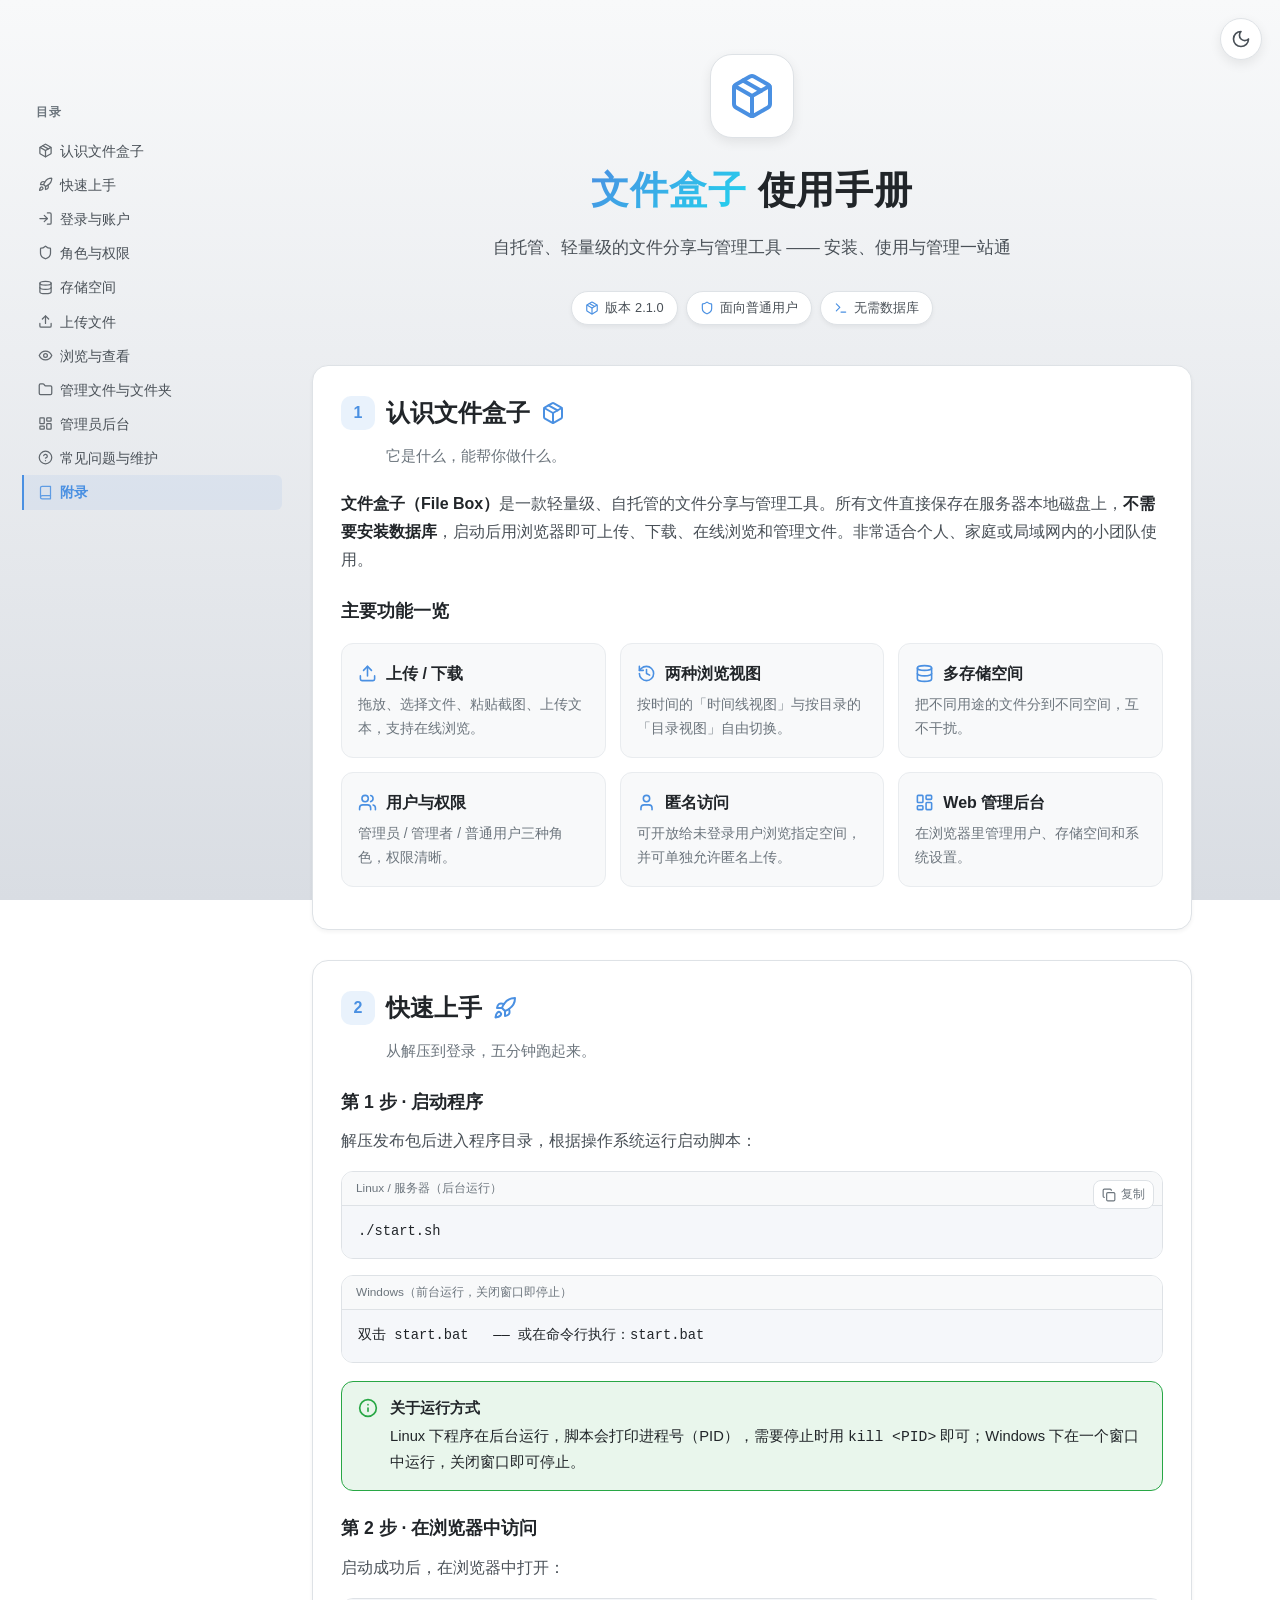
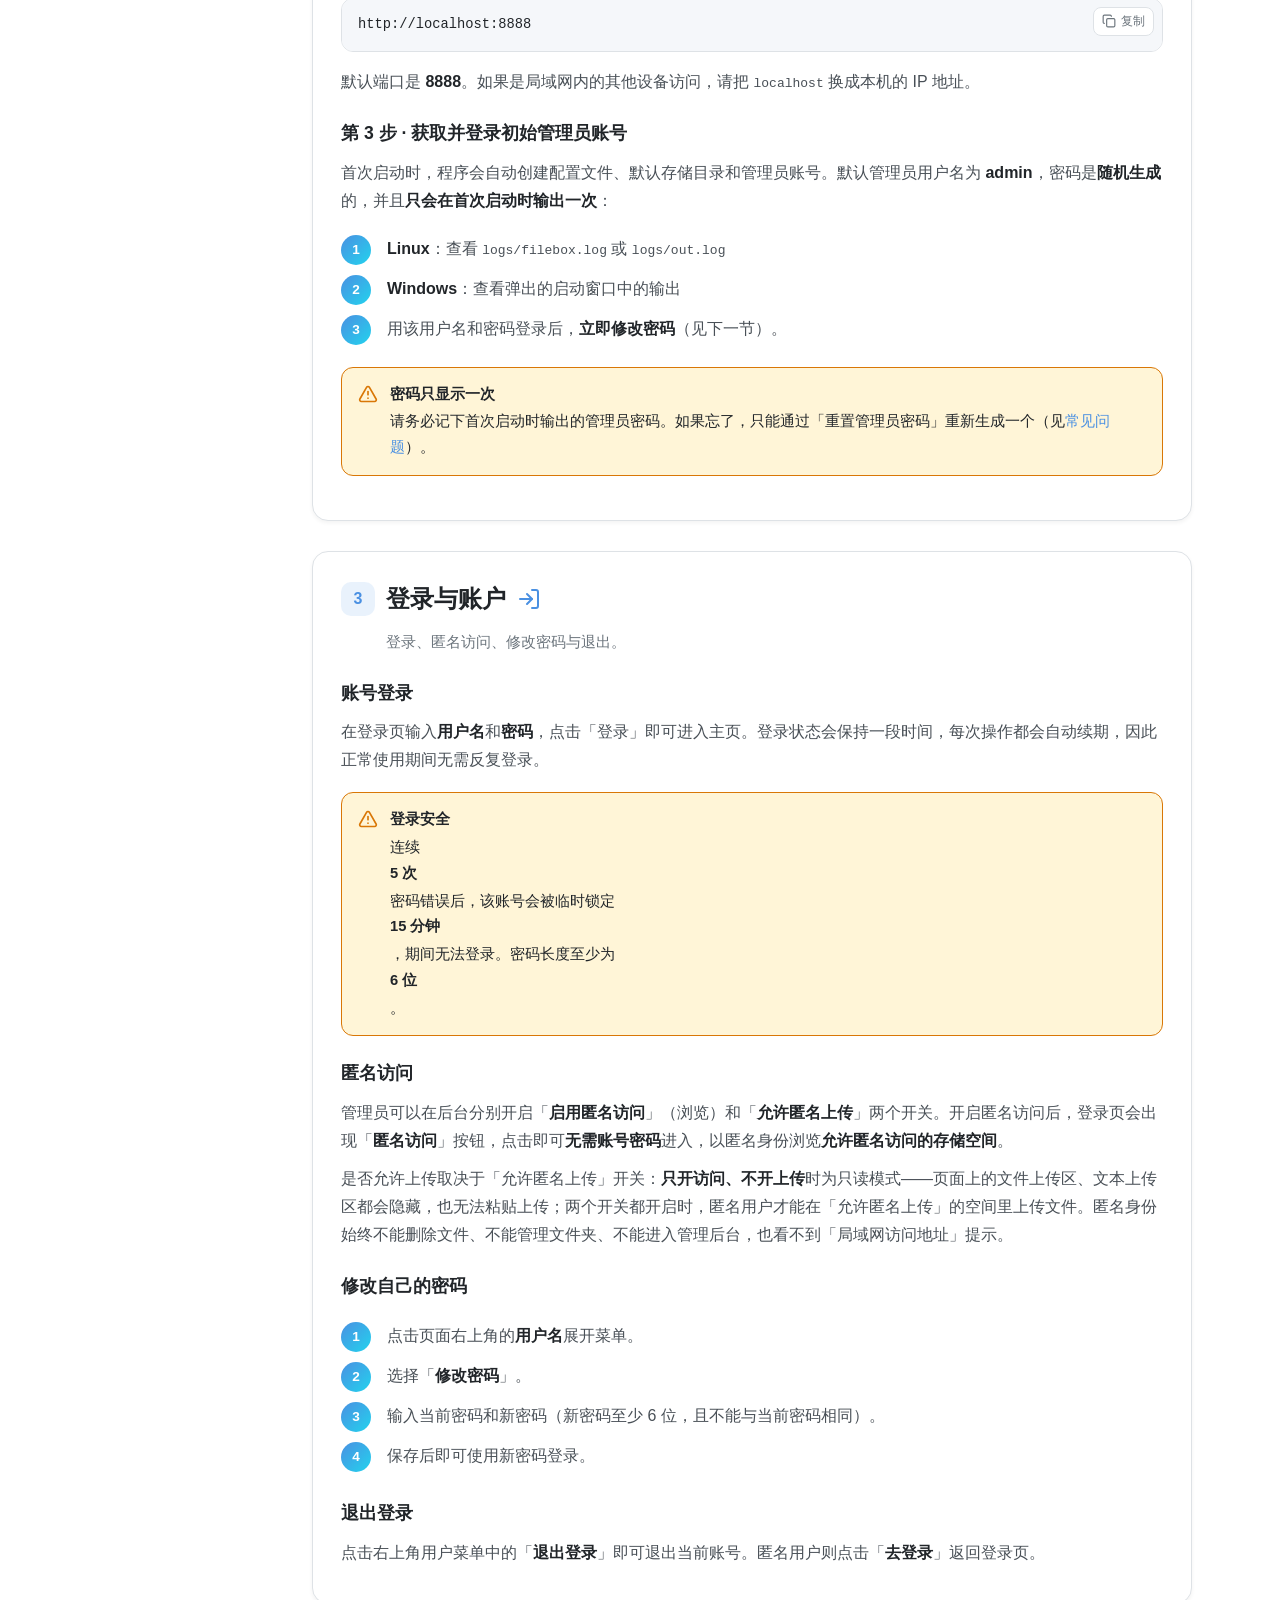
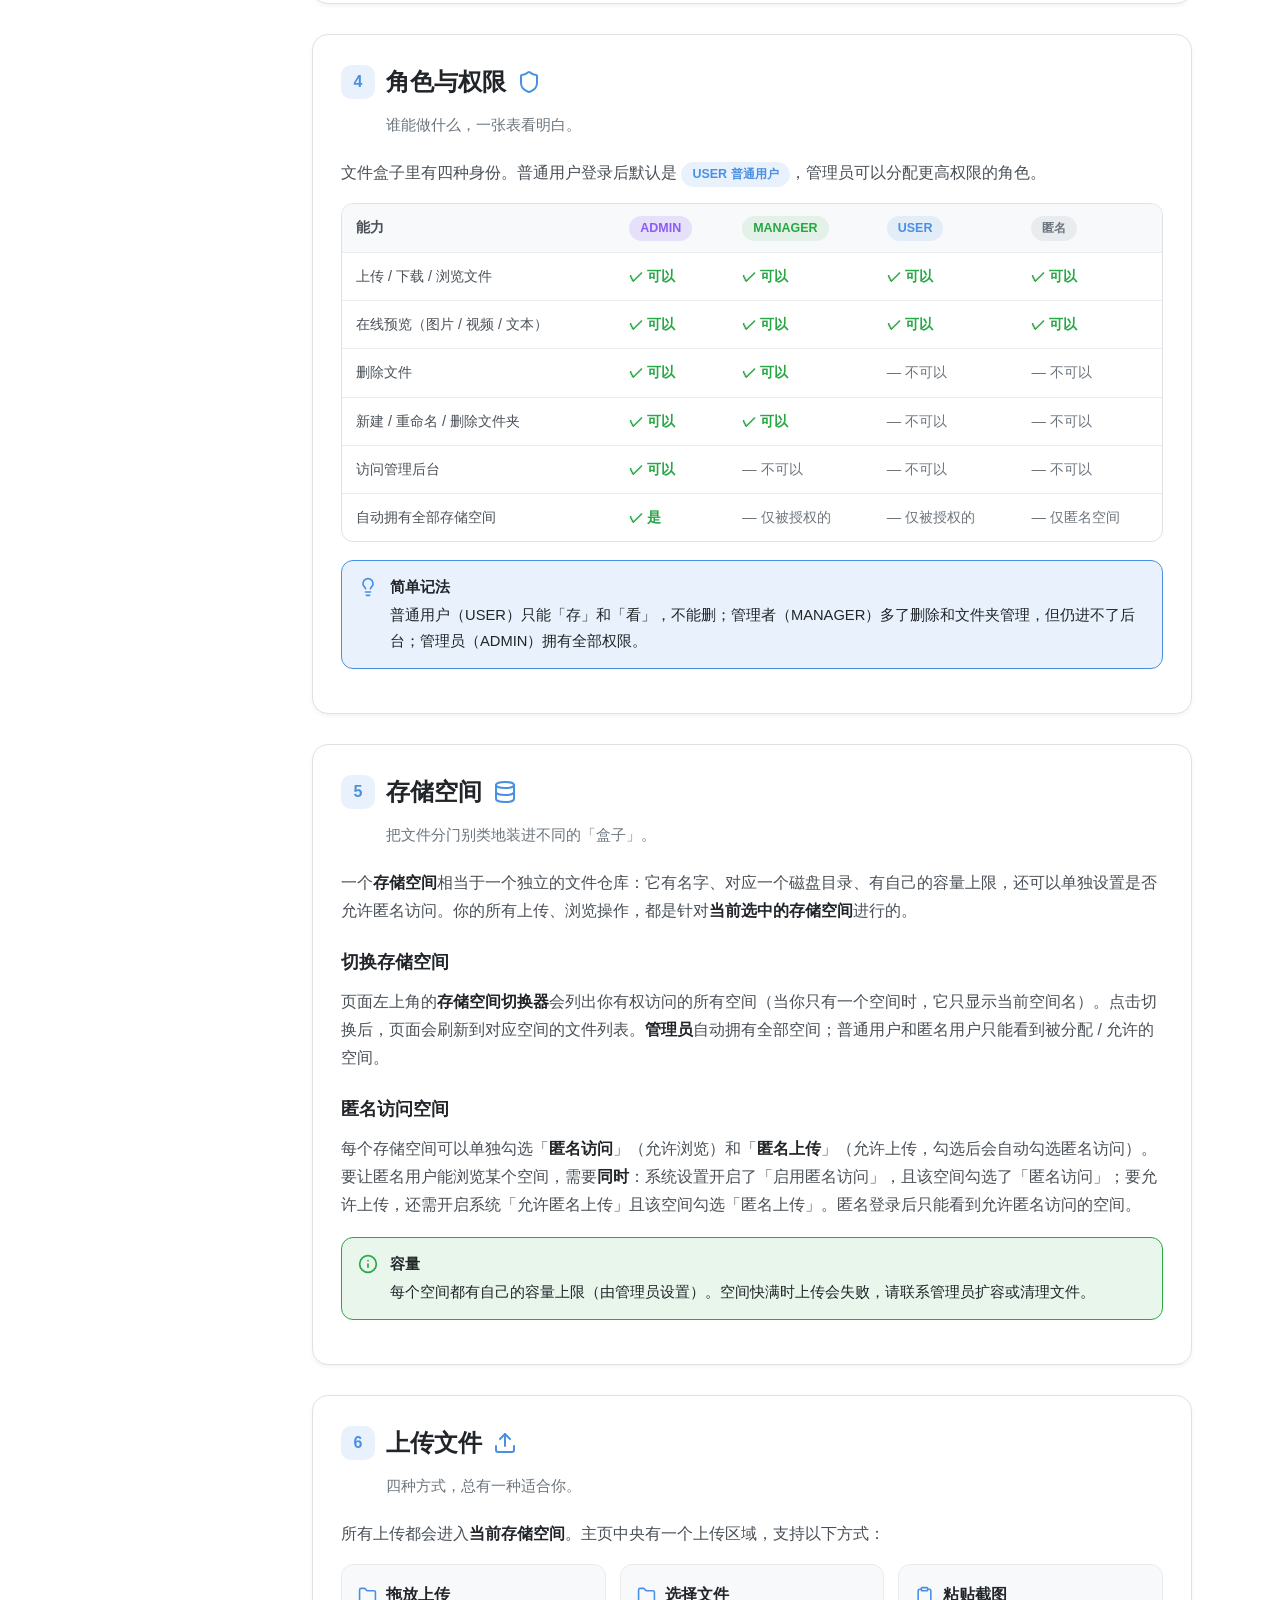
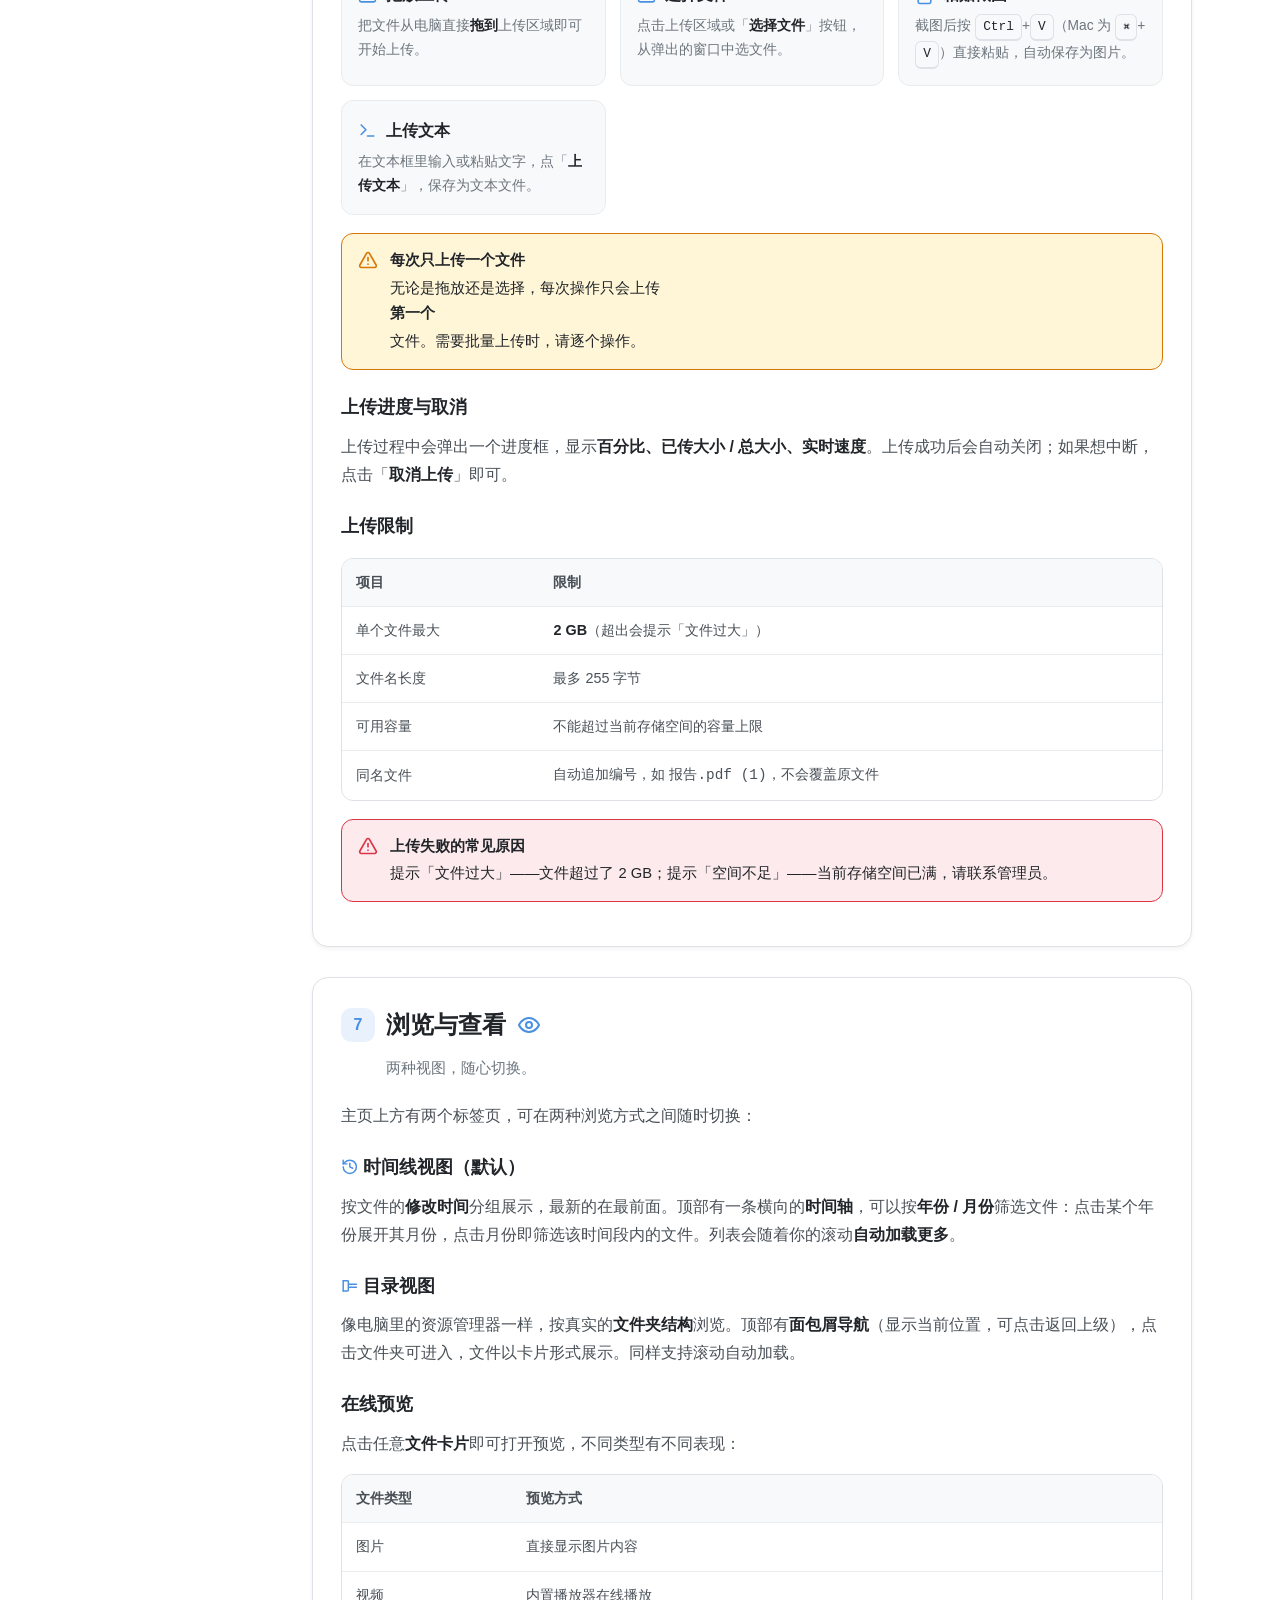
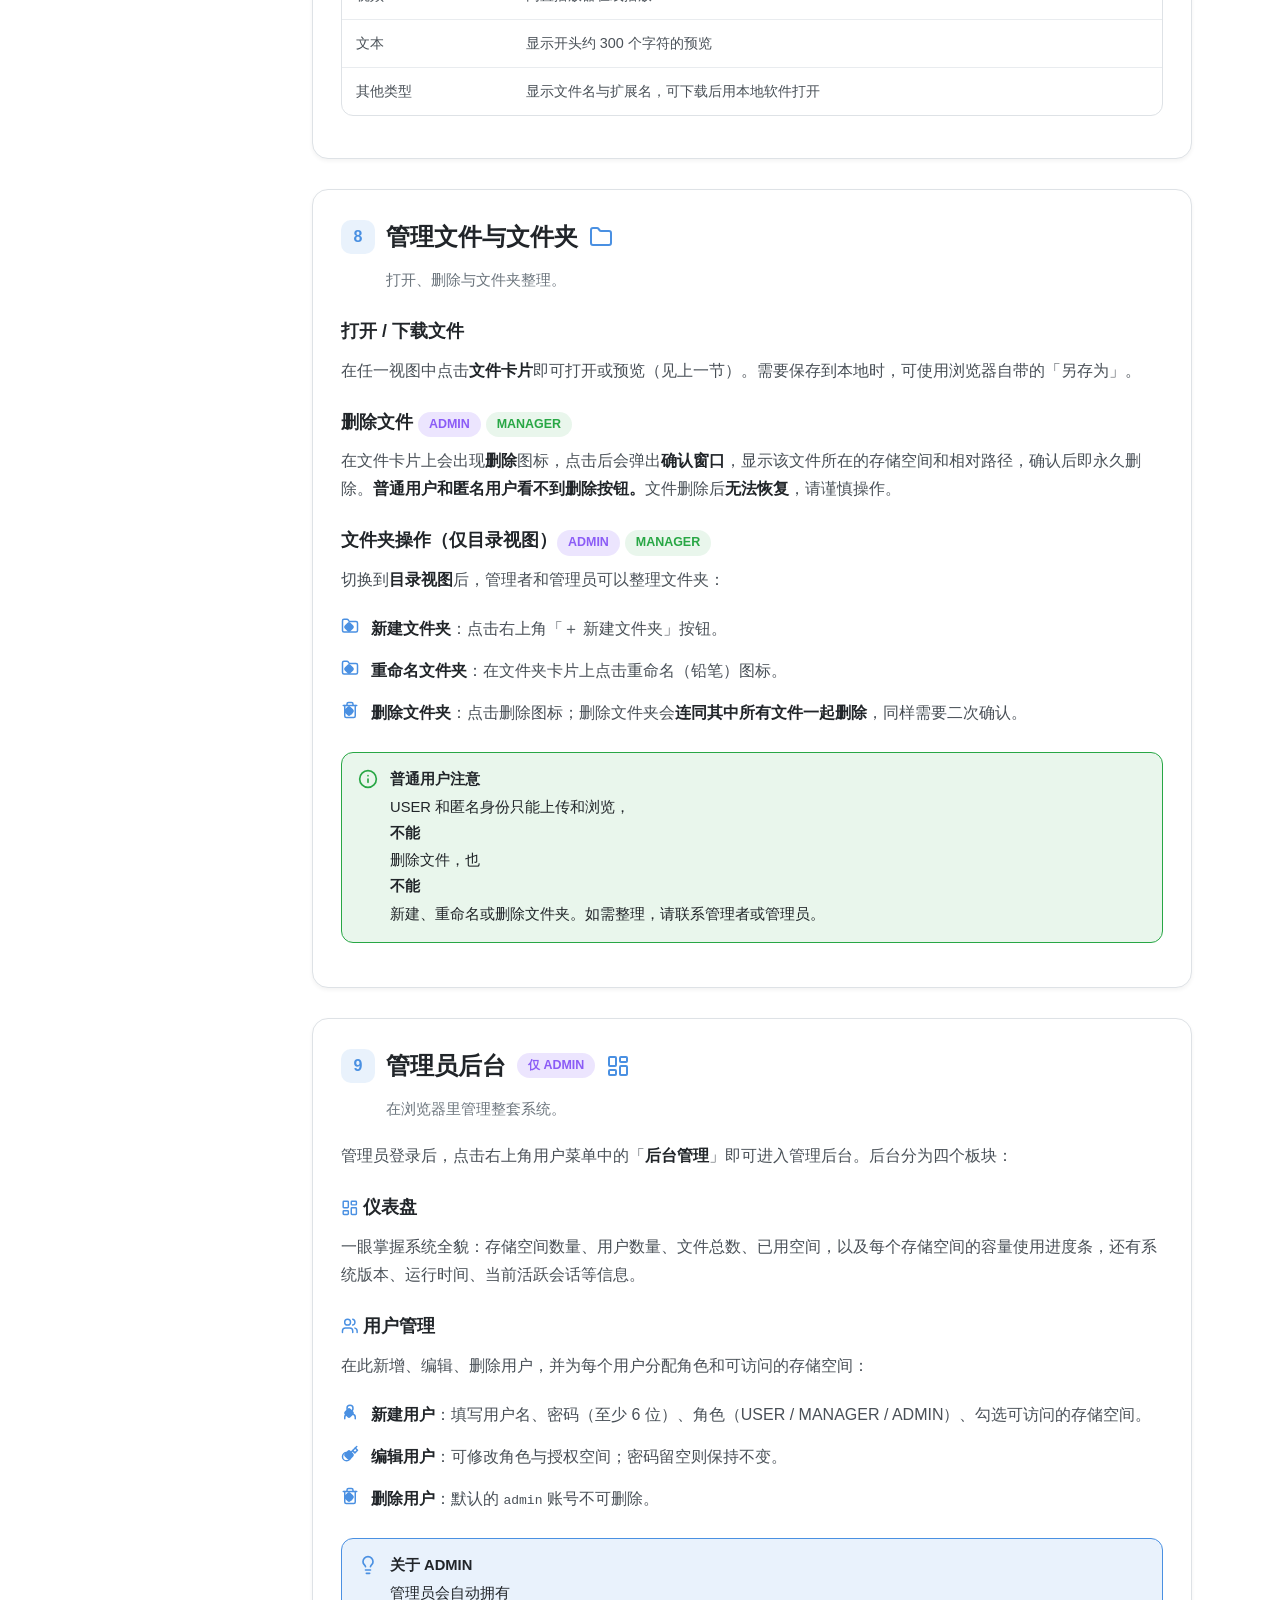
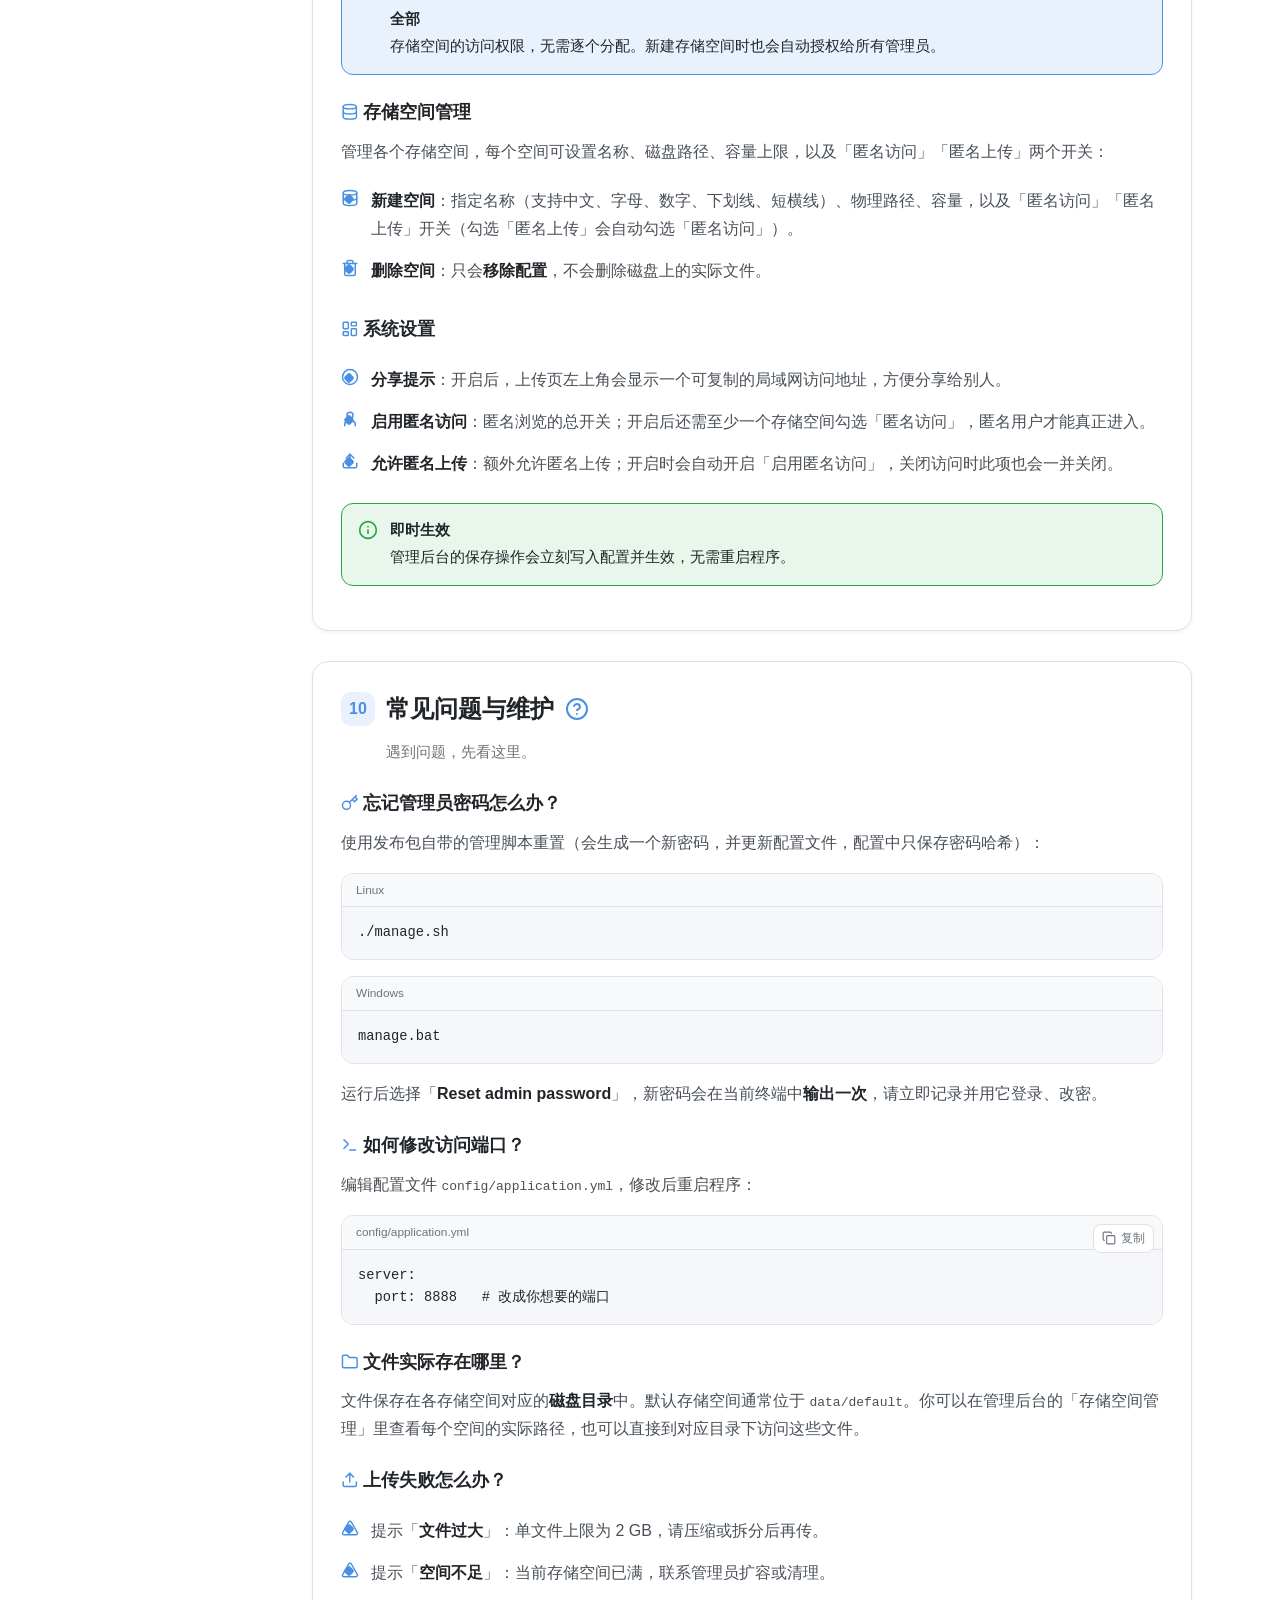
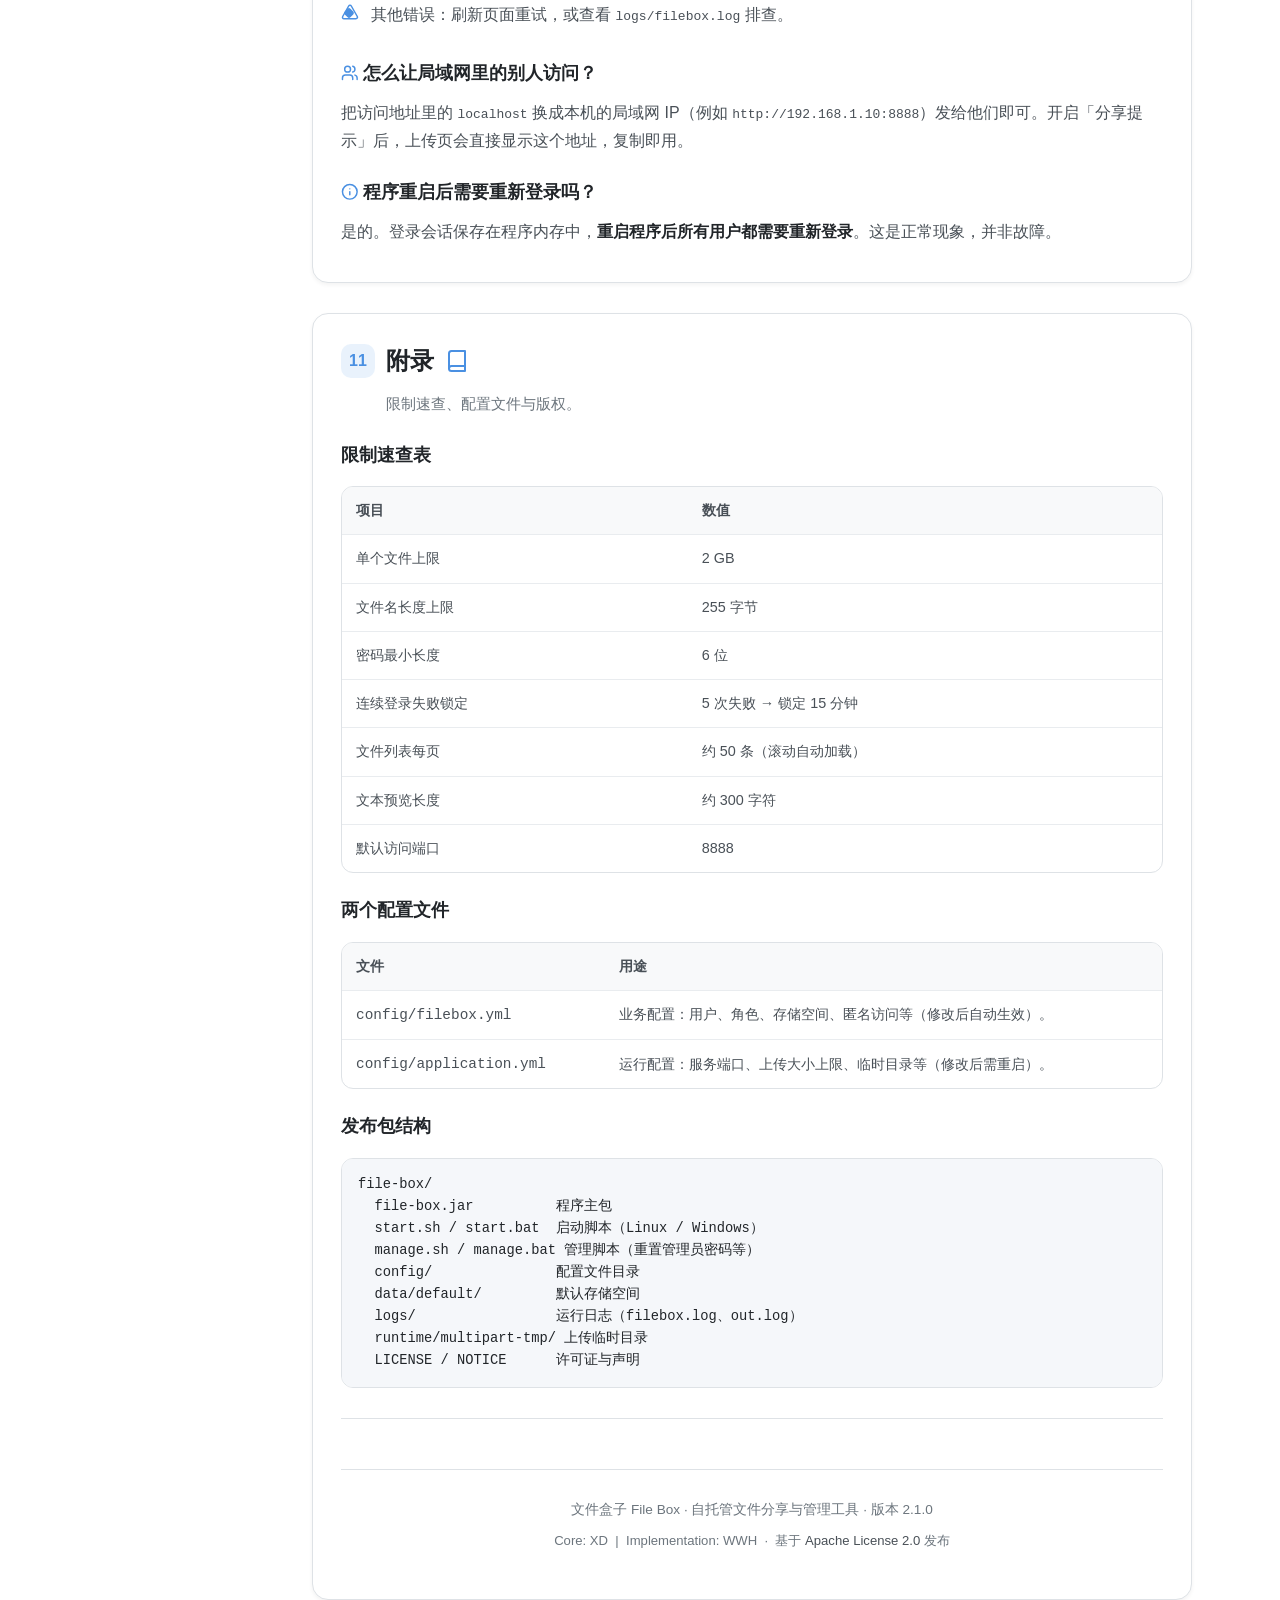
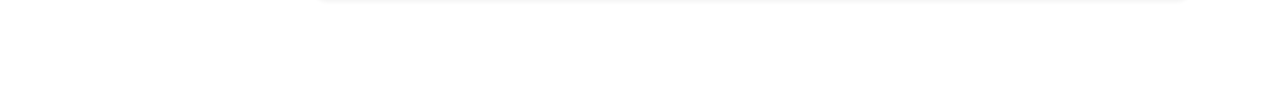
<file: src/assembly/data/default/操作说明.html>
<!DOCTYPE html>
<html lang="zh-CN">
<head>
<meta charset="UTF-8">
<meta name="viewport" content="width=device-width, initial-scale=1.0">
<meta name="description" content="文件盒子使用手册 —— 安装、登录、上传下载、浏览、文件夹管理与管理员后台的完整操作说明。">
<title>使用手册 · 文件盒子</title>
<link rel="icon" href="data:image/svg+xml,%3Csvg xmlns='http://www.w3.org/2000/svg' viewBox='0 0 24 24' fill='none' stroke='%234a90e2' stroke-width='2' stroke-linecap='round' stroke-linejoin='round'%3E%3Cpath d='m7.5 4.27 9 5.15'/%3E%3Cpath d='M21 8a2 2 0 0 0-1-1.73l-7-4a2 2 0 0 0-2 0l-7 4A2 2 0 0 0 3 8v8a2 2 0 0 0 1 1.73l7 4a2 2 0 0 0 2 0l7-4A2 2 0 0 0 21 16Z'/%3E%3Cpath d='m3.3 7 8.7 5 8.7-5'/%3E%3Cpath d='M12 22V12'/%3E%3C/svg%3E">
<style>
/* ========== 主题变量（与应用一致）/ Theme tokens (match the app) ========== */
:root{
  --primary:#4a90e2;--primary-hover:#357abd;--primary-light:rgba(74,144,226,.12);--primary-grad:linear-gradient(135deg,#4a90e2 0%,#22d3ee 100%);
  --bg-body:linear-gradient(180deg,#f8f9fa 0%,#d9dde3 100%);--bg-card:#ffffff;--bg-soft:#f8f9fa;--bg-hover:rgba(74,144,226,.08);--bg-code:#f5f7fa;
  --text-primary:#212529;--text-secondary:#495057;--text-muted:#6c757d;
  --border-color:#dee2e6;--border-light:#e9ecef;
  --shadow-sm:0 2px 4px rgba(0,0,0,.05);--shadow-md:0 4px 12px rgba(0,0,0,.08);--shadow-lg:0 10px 30px rgba(0,0,0,.12);
  --success:#28a745;--success-bg:rgba(40,167,69,.1);--danger:#dc3545;--danger-bg:rgba(220,53,69,.1);--warning:#d97706;--warning-bg:rgba(255,193,7,.16);
  --toc-w:260px;
}
[data-theme="dark"]{
  --primary:#0ea5e9;--primary-hover:#0284c7;--primary-light:rgba(14,165,233,.15);--primary-grad:linear-gradient(135deg,#0ea5e9 0%,#22d3ee 100%);
  --bg-body:#0f172a;--bg-card:#1e293b;--bg-soft:#172033;--bg-hover:rgba(14,165,233,.1);--bg-code:#0c1426;
  --text-primary:#e2e8f0;--text-secondary:#cbd5e1;--text-muted:#94a3b8;
  --border-color:#334155;--border-light:#23304a;
  --shadow-sm:0 2px 4px rgba(0,0,0,.2);--shadow-md:0 4px 12px rgba(0,0,0,.3);--shadow-lg:0 10px 30px rgba(0,0,0,.45);
  --success:#22c55e;--success-bg:rgba(34,197,94,.15);--danger:#ef4444;--danger-bg:rgba(239,68,68,.15);--warning:#f59e0b;--warning-bg:rgba(245,158,11,.18);
}

/* ========== 基础 ========== */
*{margin:0;padding:0;box-sizing:border-box}
html{scroll-behavior:smooth;scroll-padding-top:84px}
body{font-family:'Segoe UI','Microsoft YaHei','PingFang SC',sans-serif;background:var(--bg-body);background-attachment:fixed;color:var(--text-primary);line-height:1.75;transition:background .3s ease,color .3s ease;min-height:100vh}
.ico{width:1em;height:1em;stroke:currentColor;fill:none;stroke-width:2;stroke-linecap:round;stroke-linejoin:round;flex-shrink:0;vertical-align:-.15em}
a{color:var(--primary);text-decoration:none}
a:hover{color:var(--primary-hover);text-decoration:underline}

/* 顶部阅读进度条 */
.progress-bar{position:fixed;top:0;left:0;height:3px;width:0;background:var(--primary-grad);z-index:200;transition:width .1s linear}

/* 右上角控件 */
.fixed-tools{position:fixed;top:18px;right:18px;display:flex;gap:10px;z-index:150}
.tool-btn{width:42px;height:42px;border-radius:50%;background:var(--bg-card);border:1px solid var(--border-color);color:var(--text-secondary);cursor:pointer;display:inline-flex;align-items:center;justify-content:center;box-shadow:var(--shadow-md);transition:all .25s ease}
.tool-btn:hover{color:var(--primary);border-color:var(--primary);transform:translateY(-2px);box-shadow:0 6px 20px var(--primary-light)}
.tool-btn .ico{width:20px;height:20px}
[data-theme="dark"] .tool-btn{color:var(--text-secondary)}
#menuBtn{display:none}

/* 返回顶部 */
#backTop{position:fixed;bottom:26px;right:26px;width:46px;height:46px;border-radius:50%;background:var(--primary-grad);color:#fff;border:none;cursor:pointer;display:none;align-items:center;justify-content:center;box-shadow:var(--shadow-lg);z-index:140;transition:all .25s ease}
#backTop:hover{transform:translateY(-3px)}
#backTop .ico{width:22px;height:22px}
#backTop.show{display:inline-flex}

/* ========== 布局 ========== */
.layout{display:flex;align-items:flex-start;max-width:1280px;margin:0 auto;padding:0 22px;gap:30px}
.toc{position:sticky;top:84px;width:var(--toc-w);flex-shrink:0;align-self:flex-start;max-height:calc(100vh - 104px);overflow-y:auto;padding:18px 0 30px}
.toc::-webkit-scrollbar{width:6px}
.toc::-webkit-scrollbar-thumb{background:var(--border-color);border-radius:3px}
.toc-title{font-size:.78rem;color:var(--text-muted);text-transform:uppercase;letter-spacing:.08em;padding:0 14px 10px;font-weight:600}
.toc a{display:block;padding:7px 14px;color:var(--text-secondary);font-size:.9rem;border-left:2px solid transparent;border-radius:0 6px 6px 0;transition:all .18s ease;line-height:1.4}
.toc a:hover{background:var(--bg-hover);color:var(--primary);text-decoration:none}
.toc a.active{color:var(--primary);border-left-color:var(--primary);background:var(--bg-hover);font-weight:600}
.toc a .ico{width:15px;height:15px;margin-right:7px;opacity:.85}

.content{flex:1;min-width:0;padding:0 0 80px;max-width:880px}

/* ========== Hero ========== */
.hero{text-align:center;padding:54px 10px 40px}
.hero-logo{width:84px;height:84px;margin:0 auto 18px;padding:16px;border-radius:22px;background:var(--bg-card);border:1px solid var(--border-color);box-shadow:var(--shadow-md);display:flex;align-items:center;justify-content:center}
.hero-logo .ico{width:48px;height:48px;color:var(--primary)}
.hero h1{font-size:2.4rem;font-weight:700;letter-spacing:.02em}
.hero h1 .grad{background:var(--primary-grad);-webkit-background-clip:text;background-clip:text;-webkit-text-fill-color:transparent}
.hero .subtitle{color:var(--text-secondary);margin-top:10px;font-size:1.05rem}
.hero .meta{margin-top:18px;display:inline-flex;gap:8px;flex-wrap:wrap;justify-content:center}
.pill{display:inline-flex;align-items:center;gap:6px;padding:5px 13px;border-radius:999px;font-size:.8rem;background:var(--bg-card);border:1px solid var(--border-color);color:var(--text-secondary);box-shadow:var(--shadow-sm)}
.pill .ico{width:14px;height:14px;color:var(--primary)}

/* ========== 章节与卡片 ========== */
section{scroll-margin-top:84px;margin-bottom:30px}
.card{background:var(--bg-card);border:1px solid var(--border-color);border-radius:16px;padding:26px 28px;box-shadow:var(--shadow-sm)}
h2.sec{font-size:1.5rem;font-weight:700;margin-bottom:6px;display:flex;align-items:center;gap:11px}
h2.sec .num{display:inline-flex;align-items:center;justify-content:center;width:34px;height:34px;border-radius:10px;background:var(--primary-light);color:var(--primary);font-size:1rem;flex-shrink:0}
h2.sec .ico-sec{color:var(--primary)}
.sec-desc{color:var(--text-muted);font-size:.92rem;margin-bottom:20px;margin-left:45px}
h3{font-size:1.1rem;font-weight:600;margin:22px 0 10px;color:var(--text-primary)}
p{margin:10px 0;color:var(--text-secondary)}
strong{color:var(--text-primary);font-weight:600}

/* 步骤列表 */
.steps{list-style:none;counter-reset:s;margin:14px 0;padding:0}
.steps li{counter-increment:s;position:relative;padding:6px 0 6px 46px;color:var(--text-secondary)}
.steps li::before{content:counter(s);position:absolute;left:0;top:6px;width:30px;height:30px;border-radius:50%;background:var(--primary-grad);color:#fff;font-size:.85rem;font-weight:600;display:flex;align-items:center;justify-content:center}
.feature-list{list-style:none;padding:0;margin:14px 0}
.feature-list li{position:relative;padding:7px 0 7px 30px;color:var(--text-secondary)}
.feature-list li::before{content:"";position:absolute;left:4px;top:15px;width:8px;height:8px;border-radius:2px;background:var(--primary);transform:rotate(45deg)}
.feature-list .ico{position:absolute;left:0;top:9px;width:18px;height:18px;color:var(--primary)}

/* 提示框 */
.callout{display:flex;gap:12px;padding:14px 16px;border-radius:12px;margin:18px 0;font-size:.92rem;border:1px solid transparent}
.callout .ico{width:20px;height:20px;flex-shrink:0;margin-top:2px}
.callout-tip{background:var(--primary-light);border-color:var(--primary);color:var(--text-primary)}
.callout-tip .ico{color:var(--primary)}
.callout-note{background:var(--success-bg);border-color:var(--success)}
.callout-note .ico{color:var(--success)}
.callout-warn{background:var(--warning-bg);border-color:var(--warning)}
.callout-warn .ico{color:var(--warning)}
.callout-danger{background:var(--danger-bg);border-color:var(--danger)}
.callout-danger .ico{color:var(--danger)}
.callout strong{display:block;margin-bottom:2px}

/* 角色 / 存储徽章 */
.badge{display:inline-flex;align-items:center;gap:5px;padding:2px 11px;border-radius:999px;font-size:.78rem;font-weight:600;line-height:1.7}
.badge .ico{width:13px;height:13px}
.badge-admin{background:rgba(139,92,246,.16);color:#8b5cf6}
.badge-manager{background:var(--success-bg);color:var(--success)}
.badge-user{background:var(--primary-light);color:var(--primary)}
.badge-anon{background:var(--border-light);color:var(--text-muted)}
[data-theme="dark"] .badge-admin{color:#a78bfa}

/* 表格 */
.table-wrap{overflow-x:auto;margin:16px 0;border:1px solid var(--border-color);border-radius:12px}
table{width:100%;border-collapse:collapse;font-size:.9rem;min-width:480px}
thead{background:var(--bg-soft)}
th,td{padding:11px 14px;text-align:left;border-bottom:1px solid var(--border-light)}
tbody tr:last-child td{border-bottom:none}
th{font-weight:600;color:var(--text-secondary);white-space:nowrap}
td{color:var(--text-secondary)}
tbody tr:hover{background:var(--bg-hover)}
.yes{color:var(--success);font-weight:600}
.no{color:var(--text-muted)}
.yes::before{content:"✓ "}
.no::before{content:"— "}

/* 代码块 */
.code{position:relative;margin:16px 0;border-radius:12px;overflow:hidden;border:1px solid var(--border-color)}
.code pre{background:var(--bg-code);padding:15px 16px;overflow-x:auto;font-family:'SFMono-Regular',Consolas,'Liberation Mono',Menlo,monospace;font-size:.86rem;color:var(--text-primary);line-height:1.6}
.code .copy{position:absolute;top:8px;right:8px;background:var(--bg-card);border:1px solid var(--border-color);border-radius:8px;padding:5px 8px;cursor:pointer;color:var(--text-muted);display:inline-flex;align-items:center;gap:5px;font-size:.76rem;transition:all .2s ease}
.code .copy:hover{color:var(--primary);border-color:var(--primary)}
.code .copy .ico{width:14px;height:14px}
.code .copy.ok{color:var(--success);border-color:var(--success)}
.code-label{display:block;font-size:.74rem;color:var(--text-muted);background:var(--bg-soft);padding:6px 14px;border-bottom:1px solid var(--border-color)}

kbd{display:inline-block;padding:1px 7px;font-size:.8rem;font-family:'SFMono-Regular',Consolas,monospace;background:var(--bg-soft);border:1px solid var(--border-color);border-bottom-width:2px;border-radius:6px;color:var(--text-primary)}

/* 两列网格（功能卡片）*/
.grid{display:grid;grid-template-columns:repeat(auto-fit,minmax(220px,1fr));gap:14px;margin:16px 0}
.feature-card{background:var(--bg-soft);border:1px solid var(--border-light);border-radius:12px;padding:16px}
.feature-card .head{display:flex;align-items:center;gap:9px;font-weight:600;color:var(--text-primary);margin-bottom:5px}
.feature-card .head .ico{width:19px;height:19px;color:var(--primary)}
.feature-card p{font-size:.86rem;margin:0;color:var(--text-muted)}

/* 分隔线 */
hr{border:none;border-top:1px solid var(--border-color);margin:30px 0}

/* 页脚 */
.footer{margin-top:50px;padding:28px 0 20px;border-top:1px solid var(--border-color);text-align:center;color:var(--text-muted);font-size:.85rem}
.footer a{color:var(--text-secondary)}
.footer .credit{margin-top:8px;font-size:.82rem}

/* ========== 响应式 ========== */
@media(max-width:920px){
  :root{--toc-w:240px}
}
@media(max-width:760px){
  #menuBtn{display:inline-flex}
  .layout{padding:0 14px;gap:0}
  .toc{position:fixed;top:0;left:0;z-index:160;width:280px;height:100vh;max-height:100vh;background:var(--bg-card);border-right:1px solid var(--border-color);box-shadow:var(--shadow-lg);transform:translateX(-105%);transition:transform .28s ease;padding:70px 0 30px}
  .toc.open{transform:translateX(0)}
  .toc-title{padding:0 18px 10px}
  .toc a{padding:10px 18px;font-size:.95rem}
  .content{padding:0 2px 60px}
  .hero{padding:40px 6px 26px}
  .hero h1{font-size:1.9rem}
  .card{padding:20px 18px}
  h2.sec{font-size:1.28rem}
  .sec-desc{margin-left:0}
}
.toc-mask{position:fixed;inset:0;background:rgba(0,0,0,.45);z-index:155;display:none}
.toc-mask.open{display:block}
</style>
</head>
<body>

<!-- SVG 图标精灵 / icon sprite -->
<svg width="0" height="0" style="position:absolute" aria-hidden="true">
 <symbol id="i-box" viewBox="0 0 24 24"><path d="m7.5 4.27 9 5.15"/><path d="M21 8a2 2 0 0 0-1-1.73l-7-4a2 2 0 0 0-2 0l-7 4A2 2 0 0 0 3 8v8a2 2 0 0 0 1 1.73l7 4a2 2 0 0 0 2 0l7-4A2 2 0 0 0 21 16Z"/><path d="m3.3 7 8.7 5 8.7-5"/><path d="M12 22V12"/></symbol>
 <symbol id="i-sun" viewBox="0 0 24 24"><circle cx="12" cy="12" r="4"/><path d="M12 2v2"/><path d="M12 20v2"/><path d="m4.9 4.9 1.4 1.4"/><path d="m17.7 17.7 1.4 1.4"/><path d="M2 12h2"/><path d="M20 12h2"/><path d="m6.3 17.7-1.4 1.4"/><path d="m19.1 4.9-1.4 1.4"/></symbol>
 <symbol id="i-moon" viewBox="0 0 24 24"><path d="M12 3a6 6 0 0 0 9 9 9 9 0 1 1-9-9Z"/></symbol>
 <symbol id="i-menu" viewBox="0 0 24 24"><path d="M4 6h16"/><path d="M4 12h16"/><path d="M4 18h16"/></symbol>
 <symbol id="i-up" viewBox="0 0 24 24"><path d="m18 15-6-6-6 6"/></symbol>
 <symbol id="i-rocket" viewBox="0 0 24 24"><path d="M4.5 16.5c-1.5 1.26-2 5-2 5s3.74-.5 5-2c.71-.84.7-2.13-.09-2.91a2.18 2.18 0 0 0-2.91-.09z"/><path d="m12 15-3-3a22 22 0 0 1 2-3.95A12.88 12.88 0 0 1 22 2c0 2.72-.78 7.5-6 11a22.35 22.35 0 0 1-4 2z"/><path d="M9 12H4s.55-3.03 2-4c1.62-1.08 5 0 5 0"/><path d="M12 15v5s3.03-.55 4-2c1.08-1.62 0-5 0-5"/></symbol>
 <symbol id="i-login" viewBox="0 0 24 24"><path d="M15 3h4a2 2 0 0 1 2 2v14a2 2 0 0 1-2 2h-4"/><polyline points="10 17 15 12 10 7"/><line x1="15" x2="3" y1="12" y2="12"/></symbol>
 <symbol id="i-shield" viewBox="0 0 24 24"><path d="M20 13c0 5-3.5 7.5-7.66 8.95a1 1 0 0 1-.67-.01C7.5 20.5 4 18 4 13V6a1 1 0 0 1 1-1c2 0 4.5-1.2 6.24-2.72a1.17 1.17 0 0 1 1.52 0C14.51 3.81 17 5 19 5a1 1 0 0 1 1 1z"/></symbol>
 <symbol id="i-db" viewBox="0 0 24 24"><ellipse cx="12" cy="5" rx="9" ry="3"/><path d="M3 5v14a9 3 0 0 0 18 0V5"/><path d="M3 12a9 3 0 0 0 18 0"/></symbol>
 <symbol id="i-upload" viewBox="0 0 24 24"><path d="M21 15v4a2 2 0 0 1-2 2H5a2 2 0 0 1-2-2v-4"/><polyline points="17 8 12 3 7 8"/><line x1="12" x2="12" y1="3" y2="15"/></symbol>
 <symbol id="i-eye" viewBox="0 0 24 24"><path d="M2 12s3-7 10-7 10 7 10 7-3 7-10 7-10-7-10-7Z"/><circle cx="12" cy="12" r="3"/></symbol>
 <symbol id="i-folder" viewBox="0 0 24 24"><path d="M20 20a2 2 0 0 0 2-2V8a2 2 0 0 0-2-2h-7.9a2 2 0 0 1-1.69-.9L9.6 3.9A2 2 0 0 0 7.93 3H4a2 2 0 0 0-2 2v13a2 2 0 0 0 2 2Z"/></symbol>
 <symbol id="i-admin" viewBox="0 0 24 24"><rect width="7" height="9" x="3" y="3" rx="1"/><rect width="7" height="5" x="14" y="3" rx="1"/><rect width="7" height="9" x="14" y="12" rx="1"/><rect width="7" height="5" x="3" y="16" rx="1"/></symbol>
 <symbol id="i-help" viewBox="0 0 24 24"><circle cx="12" cy="12" r="10"/><path d="M9.09 9a3 3 0 0 1 5.83 1c0 2-3 3-3 3"/><path d="M12 17h.01"/></symbol>
 <symbol id="i-book" viewBox="0 0 24 24"><path d="M4 19.5A2.5 2.5 0 0 1 6.5 17H20"/><path d="M6.5 2H20v20H6.5A2.5 2.5 0 0 1 4 19.5v-15A2.5 2.5 0 0 1 6.5 2z"/></symbol>
 <symbol id="i-history" viewBox="0 0 24 24"><path d="M3 12a9 9 0 1 0 9-9 9.75 9.75 0 0 0-6.74 2.74L3 8"/><path d="M3 3v5h5"/><path d="M12 7v5l4 2"/></symbol>
 <symbol id="i-tree" viewBox="0 0 24 24"><path d="M11 10h10"/><path d="M11 14h10"/><path d="M3 5h6a1 1 0 0 1 1 1v12a1 1 0 0 1-1 1H3"/><path d="M3 5v14"/></symbol>
 <symbol id="i-trash" viewBox="0 0 24 24"><path d="M3 6h18"/><path d="M19 6v14a2 2 0 0 1-2 2H7a2 2 0 0 1-2-2V6m3 0V4a2 2 0 0 1 2-2h4a2 2 0 0 1 2 2v2"/><line x1="10" x2="10" y1="11" y2="17"/><line x1="14" x2="14" y1="11" y2="17"/></symbol>
 <symbol id="i-clip" viewBox="0 0 24 24"><rect width="8" height="4" x="8" y="2" rx="1" ry="1"/><path d="M16 4h2a2 2 0 0 1 2 2v14a2 2 0 0 1-2 2H6a2 2 0 0 1-2-2V6a2 2 0 0 1 2-2h2"/></symbol>
 <symbol id="i-term" viewBox="0 0 24 24"><polyline points="4 17 10 11 4 5"/><line x1="12" x2="20" y1="19" y2="19"/></symbol>
 <symbol id="i-key" viewBox="0 0 24 24"><circle cx="7.5" cy="15.5" r="5.5"/><path d="m21 2-9.6 9.6"/><path d="m15.5 7.5 3 3L22 7l-3-3"/></symbol>
 <symbol id="i-info" viewBox="0 0 24 24"><circle cx="12" cy="12" r="10"/><path d="M12 16v-4"/><path d="M12 8h.01"/></symbol>
 <symbol id="i-check" viewBox="0 0 24 24"><path d="M20 6 9 17l-5-5"/></symbol>
 <symbol id="i-alert" viewBox="0 0 24 24"><path d="m21.73 18-8-14a2 2 0 0 0-3.48 0l-8 14A2 2 0 0 0 4 21h16a2 2 0 0 0 1.73-3Z"/><path d="M12 9v4"/><path d="M12 17h.01"/></symbol>
 <symbol id="i-bulb" viewBox="0 0 24 24"><path d="M15 14c.2-1 .7-1.7 1.5-2.5 1-.9 1.5-2.2 1.5-3.5A6 6 0 0 0 6 8c0 1 .2 2.2 1.5 3.5.7.7 1.3 1.5 1.5 2.5"/><path d="M9 18h6"/><path d="M10 22h4"/></symbol>
 <symbol id="i-copy" viewBox="0 0 24 24"><rect width="14" height="14" x="8" y="8" rx="2" ry="2"/><path d="M4 16c-1.1 0-2-.9-2-2V4c0-1.1.9-2 2-2h10c1.1 0 2 .9 2 2"/></symbol>
 <symbol id="i-user" viewBox="0 0 24 24"><path d="M19 21v-2a4 4 0 0 0-4-4H9a4 4 0 0 0-4 4v2"/><circle cx="12" cy="7" r="4"/></symbol>
 <symbol id="i-users" viewBox="0 0 24 24"><path d="M16 21v-2a4 4 0 0 0-4-4H6a4 4 0 0 0-4 4v2"/><circle cx="9" cy="7" r="4"/><path d="M22 21v-2a4 4 0 0 0-3-3.87"/><path d="M16 3.13a4 4 0 0 1 0 7.75"/></symbol>
</svg>

<div class="progress-bar" id="progress"></div>

<div class="fixed-tools">
  <button class="tool-btn" id="menuBtn" aria-label="目录"><svg class="ico"><use href="#i-menu"/></svg></button>
  <button class="tool-btn" id="themeBtn" aria-label="切换主题"><svg class="ico"><use href="#i-moon"/></svg></button>
</div>
<button id="backTop" aria-label="返回顶部"><svg class="ico"><use href="#i-up"/></svg></button>
<div class="toc-mask" id="tocMask"></div>

<div class="layout">

  <!-- 目录 -->
  <aside class="toc" id="toc">
    <div class="toc-title">目录</div>
    <a href="#intro"><svg class="ico"><use href="#i-box"/></svg>认识文件盒子</a>
    <a href="#quickstart"><svg class="ico"><use href="#i-rocket"/></svg>快速上手</a>
    <a href="#login"><svg class="ico"><use href="#i-login"/></svg>登录与账户</a>
    <a href="#roles"><svg class="ico"><use href="#i-shield"/></svg>角色与权限</a>
    <a href="#spaces"><svg class="ico"><use href="#i-db"/></svg>存储空间</a>
    <a href="#upload"><svg class="ico"><use href="#i-upload"/></svg>上传文件</a>
    <a href="#browse"><svg class="ico"><use href="#i-eye"/></svg>浏览与查看</a>
    <a href="#manage"><svg class="ico"><use href="#i-folder"/></svg>管理文件与文件夹</a>
    <a href="#admin"><svg class="ico"><use href="#i-admin"/></svg>管理员后台</a>
    <a href="#faq"><svg class="ico"><use href="#i-help"/></svg>常见问题与维护</a>
    <a href="#appendix"><svg class="ico"><use href="#i-book"/></svg>附录</a>
  </aside>

  <!-- 正文 -->
  <main class="content">

    <!-- Hero -->
    <header class="hero">
      <div class="hero-logo"><svg class="ico"><use href="#i-box"/></svg></div>
      <h1><span class="grad">文件盒子</span> 使用手册</h1>
      <p class="subtitle">自托管、轻量级的文件分享与管理工具 —— 安装、使用与管理一站通</p>
      <div class="meta">
        <span class="pill"><svg class="ico"><use href="#i-box"/></svg>版本 2.1.0</span>
        <span class="pill"><svg class="ico"><use href="#i-shield"/></svg>面向普通用户</span>
        <span class="pill"><svg class="ico"><use href="#i-term"/></svg>无需数据库</span>
      </div>
    </header>

    <!-- 1. 认识文件盒子 -->
    <section id="intro" class="card">
      <h2 class="sec"><span class="num">1</span>认识文件盒子 <svg class="ico ico-sec"><use href="#i-box"/></svg></h2>
      <p class="sec-desc">它是什么，能帮你做什么。</p>
      <p><strong>文件盒子（File Box）</strong>是一款轻量级、自托管的文件分享与管理工具。所有文件直接保存在服务器本地磁盘上，<strong>不需要安装数据库</strong>，启动后用浏览器即可上传、下载、在线浏览和管理文件。非常适合个人、家庭或局域网内的小团队使用。</p>
      <h3>主要功能一览</h3>
      <div class="grid">
        <div class="feature-card"><div class="head"><svg class="ico"><use href="#i-upload"/></svg>上传 / 下载</div><p>拖放、选择文件、粘贴截图、上传文本，支持在线浏览。</p></div>
        <div class="feature-card"><div class="head"><svg class="ico"><use href="#i-history"/></svg>两种浏览视图</div><p>按时间的「时间线视图」与按目录的「目录视图」自由切换。</p></div>
        <div class="feature-card"><div class="head"><svg class="ico"><use href="#i-db"/></svg>多存储空间</div><p>把不同用途的文件分到不同空间，互不干扰。</p></div>
        <div class="feature-card"><div class="head"><svg class="ico"><use href="#i-users"/></svg>用户与权限</div><p>管理员 / 管理者 / 普通用户三种角色，权限清晰。</p></div>
        <div class="feature-card"><div class="head"><svg class="ico"><use href="#i-user"/></svg>匿名访问</div><p>可开放给未登录用户浏览指定空间，并可单独允许匿名上传。</p></div>
        <div class="feature-card"><div class="head"><svg class="ico"><use href="#i-admin"/></svg>Web 管理后台</div><p>在浏览器里管理用户、存储空间和系统设置。</p></div>
      </div>
    </section>

    <!-- 2. 快速上手 -->
    <section id="quickstart" class="card">
      <h2 class="sec"><span class="num">2</span>快速上手 <svg class="ico ico-sec"><use href="#i-rocket"/></svg></h2>
      <p class="sec-desc">从解压到登录，五分钟跑起来。</p>

      <h3>第 1 步 · 启动程序</h3>
      <p>解压发布包后进入程序目录，根据操作系统运行启动脚本：</p>
      <div class="code">
        <span class="code-label">Linux / 服务器（后台运行）</span>
        <pre>./start.sh</pre>
        <button class="copy"><svg class="ico"><use href="#i-copy"/></svg>复制</button>
      </div>
      <div class="code">
        <span class="code-label">Windows（前台运行，关闭窗口即停止）</span>
        <pre>双击 start.bat   —— 或在命令行执行：start.bat</pre>
      </div>
      <div class="callout callout-note"><svg class="ico"><use href="#i-info"/></svg><div><strong>关于运行方式</strong>Linux 下程序在后台运行，脚本会打印进程号（PID），需要停止时用 <code>kill &lt;PID&gt;</code> 即可；Windows 下在一个窗口中运行，关闭窗口即可停止。</div></div>

      <h3>第 2 步 · 在浏览器中访问</h3>
      <p>启动成功后，在浏览器中打开：</p>
      <div class="code"><pre>http://localhost:8888</pre><button class="copy"><svg class="ico"><use href="#i-copy"/></svg>复制</button></div>
      <p>默认端口是 <strong>8888</strong>。如果是局域网内的其他设备访问，请把 <code>localhost</code> 换成本机的 IP 地址。</p>

      <h3>第 3 步 · 获取并登录初始管理员账号</h3>
      <p>首次启动时，程序会自动创建配置文件、默认存储目录和管理员账号。默认管理员用户名为 <strong>admin</strong>，密码是<strong>随机生成</strong>的，并且<strong>只会在首次启动时输出一次</strong>：</p>
      <ul class="steps">
        <li><strong>Linux</strong>：查看 <code>logs/filebox.log</code> 或 <code>logs/out.log</code></li>
        <li><strong>Windows</strong>：查看弹出的启动窗口中的输出</li>
        <li>用该用户名和密码登录后，<strong>立即修改密码</strong>（见下一节）。</li>
      </ul>
      <div class="callout callout-warn"><svg class="ico"><use href="#i-alert"/></svg><div><strong>密码只显示一次</strong>请务必记下首次启动时输出的管理员密码。如果忘了，只能通过「重置管理员密码」重新生成一个（见<a href="#faq">常见问题</a>）。</div></div>
    </section>

    <!-- 3. 登录与账户 -->
    <section id="login" class="card">
      <h2 class="sec"><span class="num">3</span>登录与账户 <svg class="ico ico-sec"><use href="#i-login"/></svg></h2>
      <p class="sec-desc">登录、匿名访问、修改密码与退出。</p>

      <h3>账号登录</h3>
      <p>在登录页输入<strong>用户名</strong>和<strong>密码</strong>，点击「登录」即可进入主页。登录状态会保持一段时间，每次操作都会自动续期，因此正常使用期间无需反复登录。</p>
      <div class="callout callout-warn"><svg class="ico"><use href="#i-alert"/></svg><div><strong>登录安全</strong>连续 <strong>5 次</strong>密码错误后，该账号会被临时锁定 <strong>15 分钟</strong>，期间无法登录。密码长度至少为 <strong>6 位</strong>。</div></div>

      <h3>匿名访问</h3>
      <p>管理员可以在后台分别开启「<strong>启用匿名访问</strong>」（浏览）和「<strong>允许匿名上传</strong>」两个开关。开启匿名访问后，登录页会出现「<strong>匿名访问</strong>」按钮，点击即可<strong>无需账号密码</strong>进入，以匿名身份浏览<strong>允许匿名访问的存储空间</strong>。</p>
      <p>是否允许上传取决于「允许匿名上传」开关：<strong>只开访问、不开上传</strong>时为只读模式——页面上的文件上传区、文本上传区都会隐藏，也无法粘贴上传；两个开关都开启时，匿名用户才能在「允许匿名上传」的空间里上传文件。匿名身份始终不能删除文件、不能管理文件夹、不能进入管理后台，也看不到「局域网访问地址」提示。</p>

      <h3>修改自己的密码</h3>
      <ol class="steps">
        <li>点击页面右上角的<strong>用户名</strong>展开菜单。</li>
        <li>选择「<strong>修改密码</strong>」。</li>
        <li>输入当前密码和新密码（新密码至少 6 位，且不能与当前密码相同）。</li>
        <li>保存后即可使用新密码登录。</li>
      </ol>

      <h3>退出登录</h3>
      <p>点击右上角用户菜单中的「<strong>退出登录</strong>」即可退出当前账号。匿名用户则点击「<strong>去登录</strong>」返回登录页。</p>
    </section>

    <!-- 4. 角色与权限 -->
    <section id="roles" class="card">
      <h2 class="sec"><span class="num">4</span>角色与权限 <svg class="ico ico-sec"><use href="#i-shield"/></svg></h2>
      <p class="sec-desc">谁能做什么，一张表看明白。</p>
      <p>文件盒子里有四种身份。普通用户登录后默认是 <span class="badge badge-user">USER 普通用户</span>，管理员可以分配更高权限的角色。</p>

      <div class="table-wrap">
        <table>
          <thead><tr><th>能力</th><th><span class="badge badge-admin">ADMIN</span></th><th><span class="badge badge-manager">MANAGER</span></th><th><span class="badge badge-user">USER</span></th><th><span class="badge badge-anon">匿名</span></th></tr></thead>
          <tbody>
            <tr><td>上传 / 下载 / 浏览文件</td><td class="yes">可以</td><td class="yes">可以</td><td class="yes">可以</td><td class="yes">可以</td></tr>
            <tr><td>在线预览（图片 / 视频 / 文本）</td><td class="yes">可以</td><td class="yes">可以</td><td class="yes">可以</td><td class="yes">可以</td></tr>
            <tr><td>删除文件</td><td class="yes">可以</td><td class="yes">可以</td><td class="no">不可以</td><td class="no">不可以</td></tr>
            <tr><td>新建 / 重命名 / 删除文件夹</td><td class="yes">可以</td><td class="yes">可以</td><td class="no">不可以</td><td class="no">不可以</td></tr>
            <tr><td>访问管理后台</td><td class="yes">可以</td><td class="no">不可以</td><td class="no">不可以</td><td class="no">不可以</td></tr>
            <tr><td>自动拥有全部存储空间</td><td class="yes">是</td><td class="no">仅被授权的</td><td class="no">仅被授权的</td><td class="no">仅匿名空间</td></tr>
          </tbody>
        </table>
      </div>
      <div class="callout callout-tip"><svg class="ico"><use href="#i-bulb"/></svg><div><strong>简单记法</strong>普通用户（USER）只能「存」和「看」，不能删；管理者（MANAGER）多了删除和文件夹管理，但仍进不了后台；管理员（ADMIN）拥有全部权限。</div></div>
    </section>

    <!-- 5. 存储空间 -->
    <section id="spaces" class="card">
      <h2 class="sec"><span class="num">5</span>存储空间 <svg class="ico ico-sec"><use href="#i-db"/></svg></h2>
      <p class="sec-desc">把文件分门别类地装进不同的「盒子」。</p>
      <p>一个<strong>存储空间</strong>相当于一个独立的文件仓库：它有名字、对应一个磁盘目录、有自己的容量上限，还可以单独设置是否允许匿名访问。你的所有上传、浏览操作，都是针对<strong>当前选中的存储空间</strong>进行的。</p>

      <h3>切换存储空间</h3>
      <p>页面左上角的<strong>存储空间切换器</strong>会列出你有权访问的所有空间（当你只有一个空间时，它只显示当前空间名）。点击切换后，页面会刷新到对应空间的文件列表。<strong>管理员</strong>自动拥有全部空间；普通用户和匿名用户只能看到被分配 / 允许的空间。</p>

      <h3>匿名访问空间</h3>
      <p>每个存储空间可以单独勾选「<strong>匿名访问</strong>」（允许浏览）和「<strong>匿名上传</strong>」（允许上传，勾选后会自动勾选匿名访问）。要让匿名用户能浏览某个空间，需要<strong>同时</strong>：系统设置开启了「启用匿名访问」，且该空间勾选了「匿名访问」；要允许上传，还需开启系统「允许匿名上传」且该空间勾选「匿名上传」。匿名登录后只能看到允许匿名访问的空间。</p>
      <div class="callout callout-note"><svg class="ico"><use href="#i-info"/></svg><div><strong>容量</strong>每个空间都有自己的容量上限（由管理员设置）。空间快满时上传会失败，请联系管理员扩容或清理文件。</div></div>
    </section>

    <!-- 6. 上传文件 -->
    <section id="upload" class="card">
      <h2 class="sec"><span class="num">6</span>上传文件 <svg class="ico ico-sec"><use href="#i-upload"/></svg></h2>
      <p class="sec-desc">四种方式，总有一种适合你。</p>
      <p>所有上传都会进入<strong>当前存储空间</strong>。主页中央有一个上传区域，支持以下方式：</p>

      <div class="grid">
        <div class="feature-card"><div class="head"><svg class="ico"><use href="#i-folder"/></svg>拖放上传</div><p>把文件从电脑直接<strong>拖到</strong>上传区域即可开始上传。</p></div>
        <div class="feature-card"><div class="head"><svg class="ico"><use href="#i-folder"/></svg>选择文件</div><p>点击上传区域或「<strong>选择文件</strong>」按钮，从弹出的窗口中选文件。</p></div>
        <div class="feature-card"><div class="head"><svg class="ico"><use href="#i-clip"/></svg>粘贴截图</div><p>截图后按 <kbd>Ctrl</kbd>+<kbd>V</kbd>（Mac 为 <kbd>⌘</kbd>+<kbd>V</kbd>）直接粘贴，自动保存为图片。</p></div>
        <div class="feature-card"><div class="head"><svg class="ico"><use href="#i-term"/></svg>上传文本</div><p>在文本框里输入或粘贴文字，点「<strong>上传文本</strong>」，保存为文本文件。</p></div>
      </div>

      <div class="callout callout-warn"><svg class="ico"><use href="#i-alert"/></svg><div><strong>每次只上传一个文件</strong>无论是拖放还是选择，每次操作只会上传<strong>第一个</strong>文件。需要批量上传时，请逐个操作。</div></div>

      <h3>上传进度与取消</h3>
      <p>上传过程中会弹出一个进度框，显示<strong>百分比、已传大小 / 总大小、实时速度</strong>。上传成功后会自动关闭；如果想中断，点击「<strong>取消上传</strong>」即可。</p>

      <h3>上传限制</h3>
      <div class="table-wrap">
        <table>
          <thead><tr><th>项目</th><th>限制</th></tr></thead>
          <tbody>
            <tr><td>单个文件最大</td><td><strong>2 GB</strong>（超出会提示「文件过大」）</td></tr>
            <tr><td>文件名长度</td><td>最多 255 字节</td></tr>
            <tr><td>可用容量</td><td>不能超过当前存储空间的容量上限</td></tr>
            <tr><td>同名文件</td><td>自动追加编号，如 <code>报告.pdf (1)</code>，不会覆盖原文件</td></tr>
          </tbody>
        </table>
      </div>
      <div class="callout callout-danger"><svg class="ico"><use href="#i-alert"/></svg><div><strong>上传失败的常见原因</strong>提示「文件过大」——文件超过了 2 GB；提示「空间不足」——当前存储空间已满，请联系管理员。</div></div>
    </section>

    <!-- 7. 浏览与查看 -->
    <section id="browse" class="card">
      <h2 class="sec"><span class="num">7</span>浏览与查看 <svg class="ico ico-sec"><use href="#i-eye"/></svg></h2>
      <p class="sec-desc">两种视图，随心切换。</p>
      <p>主页上方有两个标签页，可在两种浏览方式之间随时切换：</p>

      <h3><svg class="ico" style="color:var(--primary)"><use href="#i-history"/></svg> 时间线视图（默认）</h3>
      <p>按文件的<strong>修改时间</strong>分组展示，最新的在最前面。顶部有一条横向的<strong>时间轴</strong>，可以按<strong>年份 / 月份</strong>筛选文件：点击某个年份展开其月份，点击月份即筛选该时间段内的文件。列表会随着你的滚动<strong>自动加载更多</strong>。</p>

      <h3><svg class="ico" style="color:var(--primary)"><use href="#i-tree"/></svg> 目录视图</h3>
      <p>像电脑里的资源管理器一样，按真实的<strong>文件夹结构</strong>浏览。顶部有<strong>面包屑导航</strong>（显示当前位置，可点击返回上级），点击文件夹可进入，文件以卡片形式展示。同样支持滚动自动加载。</p>

      <h3>在线预览</h3>
      <p>点击任意<strong>文件卡片</strong>即可打开预览，不同类型有不同表现：</p>
      <div class="table-wrap">
        <table>
          <thead><tr><th>文件类型</th><th>预览方式</th></tr></thead>
          <tbody>
            <tr><td>图片</td><td>直接显示图片内容</td></tr>
            <tr><td>视频</td><td>内置播放器在线播放</td></tr>
            <tr><td>文本</td><td>显示开头约 300 个字符的预览</td></tr>
            <tr><td>其他类型</td><td>显示文件名与扩展名，可下载后用本地软件打开</td></tr>
          </tbody>
        </table>
      </div>
    </section>

    <!-- 8. 管理文件与文件夹 -->
    <section id="manage" class="card">
      <h2 class="sec"><span class="num">8</span>管理文件与文件夹 <svg class="ico ico-sec"><use href="#i-folder"/></svg></h2>
      <p class="sec-desc">打开、删除与文件夹整理。</p>

      <h3>打开 / 下载文件</h3>
      <p>在任一视图中点击<strong>文件卡片</strong>即可打开或预览（见上一节）。需要保存到本地时，可使用浏览器自带的「另存为」。</p>

      <h3>删除文件 <span class="badge badge-admin">ADMIN</span> <span class="badge badge-manager">MANAGER</span></h3>
      <p>在文件卡片上会出现<strong>删除</strong>图标，点击后会弹出<strong>确认窗口</strong>，显示该文件所在的存储空间和相对路径，确认后即永久删除。<strong>普通用户和匿名用户看不到删除按钮。</strong>文件删除后<strong>无法恢复</strong>，请谨慎操作。</p>

      <h3>文件夹操作（仅目录视图）<span class="badge badge-admin">ADMIN</span> <span class="badge badge-manager">MANAGER</span></h3>
      <p>切换到<strong>目录视图</strong>后，管理者和管理员可以整理文件夹：</p>
      <ul class="feature-list">
        <li><svg class="ico"><use href="#i-folder"/></svg><strong>新建文件夹</strong>：点击右上角「＋ 新建文件夹」按钮。</li>
        <li><svg class="ico"><use href="#i-folder"/></svg><strong>重命名文件夹</strong>：在文件夹卡片上点击重命名（铅笔）图标。</li>
        <li><svg class="ico"><use href="#i-trash"/></svg><strong>删除文件夹</strong>：点击删除图标；删除文件夹会<strong>连同其中所有文件一起删除</strong>，同样需要二次确认。</li>
      </ul>
      <div class="callout callout-note"><svg class="ico"><use href="#i-info"/></svg><div><strong>普通用户注意</strong>USER 和匿名身份只能上传和浏览，<strong>不能</strong>删除文件，也<strong>不能</strong>新建、重命名或删除文件夹。如需整理，请联系管理者或管理员。</div></div>
    </section>

    <!-- 9. 管理员后台 -->
    <section id="admin" class="card">
      <h2 class="sec"><span class="num">9</span>管理员后台 <span class="badge badge-admin">仅 ADMIN</span> <svg class="ico ico-sec"><use href="#i-admin"/></svg></h2>
      <p class="sec-desc">在浏览器里管理整套系统。</p>
      <p>管理员登录后，点击右上角用户菜单中的「<strong>后台管理</strong>」即可进入管理后台。后台分为四个板块：</p>

      <h3><svg class="ico" style="color:var(--primary)"><use href="#i-admin"/></svg> 仪表盘</h3>
      <p>一眼掌握系统全貌：存储空间数量、用户数量、文件总数、已用空间，以及每个存储空间的容量使用进度条，还有系统版本、运行时间、当前活跃会话等信息。</p>

      <h3><svg class="ico" style="color:var(--primary)"><use href="#i-users"/></svg> 用户管理</h3>
      <p>在此新增、编辑、删除用户，并为每个用户分配角色和可访问的存储空间：</p>
      <ul class="feature-list">
        <li><svg class="ico"><use href="#i-user"/></svg><strong>新建用户</strong>：填写用户名、密码（至少 6 位）、角色（USER / MANAGER / ADMIN）、勾选可访问的存储空间。</li>
        <li><svg class="ico"><use href="#i-key"/></svg><strong>编辑用户</strong>：可修改角色与授权空间；密码留空则保持不变。</li>
        <li><svg class="ico"><use href="#i-trash"/></svg><strong>删除用户</strong>：默认的 <code>admin</code> 账号不可删除。</li>
      </ul>
      <div class="callout callout-tip"><svg class="ico"><use href="#i-bulb"/></svg><div><strong>关于 ADMIN</strong>管理员会自动拥有<strong>全部</strong>存储空间的访问权限，无需逐个分配。新建存储空间时也会自动授权给所有管理员。</div></div>

      <h3><svg class="ico" style="color:var(--primary)"><use href="#i-db"/></svg> 存储空间管理</h3>
      <p>管理各个存储空间，每个空间可设置名称、磁盘路径、容量上限，以及「匿名访问」「匿名上传」两个开关：</p>
      <ul class="feature-list">
        <li><svg class="ico"><use href="#i-db"/></svg><strong>新建空间</strong>：指定名称（支持中文、字母、数字、下划线、短横线）、物理路径、容量，以及「匿名访问」「匿名上传」开关（勾选「匿名上传」会自动勾选「匿名访问」）。</li>
        <li><svg class="ico"><use href="#i-trash"/></svg><strong>删除空间</strong>：只会<strong>移除配置</strong>，不会删除磁盘上的实际文件。</li>
      </ul>

      <h3><svg class="ico" style="color:var(--primary)"><use href="#i-admin"/></svg> 系统设置</h3>
      <ul class="feature-list">
        <li><svg class="ico"><use href="#i-info"/></svg><strong>分享提示</strong>：开启后，上传页左上角会显示一个可复制的局域网访问地址，方便分享给别人。</li>
        <li><svg class="ico"><use href="#i-user"/></svg><strong>启用匿名访问</strong>：匿名浏览的总开关；开启后还需至少一个存储空间勾选「匿名访问」，匿名用户才能真正进入。</li>
        <li><svg class="ico"><use href="#i-upload"/></svg><strong>允许匿名上传</strong>：额外允许匿名上传；开启时会自动开启「启用匿名访问」，关闭访问时此项也会一并关闭。</li>
      </ul>
      <div class="callout callout-note"><svg class="ico"><use href="#i-info"/></svg><div><strong>即时生效</strong>管理后台的保存操作会立刻写入配置并生效，无需重启程序。</div></div>
    </section>

    <!-- 10. 常见问题 -->
    <section id="faq" class="card">
      <h2 class="sec"><span class="num">10</span>常见问题与维护 <svg class="ico ico-sec"><use href="#i-help"/></svg></h2>
      <p class="sec-desc">遇到问题，先看这里。</p>

      <h3><svg class="ico" style="color:var(--primary)"><use href="#i-key"/></svg> 忘记管理员密码怎么办？</h3>
      <p>使用发布包自带的管理脚本重置（会生成一个新密码，并更新配置文件，配置中只保存密码哈希）：</p>
      <div class="code">
        <span class="code-label">Linux</span>
        <pre>./manage.sh</pre>
      </div>
      <div class="code">
        <span class="code-label">Windows</span>
        <pre>manage.bat</pre>
      </div>
      <p>运行后选择「<strong>Reset admin password</strong>」，新密码会在当前终端中<strong>输出一次</strong>，请立即记录并用它登录、改密。</p>

      <h3><svg class="ico" style="color:var(--primary)"><use href="#i-term"/></svg> 如何修改访问端口？</h3>
      <p>编辑配置文件 <code>config/application.yml</code>，修改后重启程序：</p>
      <div class="code">
        <span class="code-label">config/application.yml</span>
        <pre>server:
  port: 8888   # 改成你想要的端口</pre>
        <button class="copy"><svg class="ico"><use href="#i-copy"/></svg>复制</button>
      </div>

      <h3><svg class="ico" style="color:var(--primary)"><use href="#i-folder"/></svg> 文件实际存在哪里？</h3>
      <p>文件保存在各存储空间对应的<strong>磁盘目录</strong>中。默认存储空间通常位于 <code>data/default</code>。你可以在管理后台的「存储空间管理」里查看每个空间的实际路径，也可以直接到对应目录下访问这些文件。</p>

      <h3><svg class="ico" style="color:var(--primary)"><use href="#i-upload"/></svg> 上传失败怎么办？</h3>
      <ul class="feature-list">
        <li><svg class="ico"><use href="#i-alert"/></svg>提示「<strong>文件过大</strong>」：单文件上限为 2 GB，请压缩或拆分后再传。</li>
        <li><svg class="ico"><use href="#i-alert"/></svg>提示「<strong>空间不足</strong>」：当前存储空间已满，联系管理员扩容或清理。</li>
        <li><svg class="ico"><use href="#i-alert"/></svg>其他错误：刷新页面重试，或查看 <code>logs/filebox.log</code> 排查。</li>
      </ul>

      <h3><svg class="ico" style="color:var(--primary)"><use href="#i-users"/></svg> 怎么让局域网里的别人访问？</h3>
      <p>把访问地址里的 <code>localhost</code> 换成本机的局域网 IP（例如 <code>http://192.168.1.10:8888</code>）发给他们即可。开启「分享提示」后，上传页会直接显示这个地址，复制即用。</p>

      <h3><svg class="ico" style="color:var(--primary)"><use href="#i-info"/></svg> 程序重启后需要重新登录吗？</h3>
      <p>是的。登录会话保存在程序内存中，<strong>重启程序后所有用户都需要重新登录</strong>。这是正常现象，并非故障。</p>
    </section>

    <!-- 11. 附录 -->
    <section id="appendix" class="card">
      <h2 class="sec"><span class="num">11</span>附录 <svg class="ico ico-sec"><use href="#i-book"/></svg></h2>
      <p class="sec-desc">限制速查、配置文件与版权。</p>

      <h3>限制速查表</h3>
      <div class="table-wrap">
        <table>
          <thead><tr><th>项目</th><th>数值</th></tr></thead>
          <tbody>
            <tr><td>单个文件上限</td><td>2 GB</td></tr>
            <tr><td>文件名长度上限</td><td>255 字节</td></tr>
            <tr><td>密码最小长度</td><td>6 位</td></tr>
            <tr><td>连续登录失败锁定</td><td>5 次失败 → 锁定 15 分钟</td></tr>
            <tr><td>文件列表每页</td><td>约 50 条（滚动自动加载）</td></tr>
            <tr><td>文本预览长度</td><td>约 300 字符</td></tr>
            <tr><td>默认访问端口</td><td>8888</td></tr>
          </tbody>
        </table>
      </div>

      <h3>两个配置文件</h3>
      <div class="table-wrap">
        <table>
          <thead><tr><th>文件</th><th>用途</th></tr></thead>
          <tbody>
            <tr><td><code>config/filebox.yml</code></td><td>业务配置：用户、角色、存储空间、匿名访问等（修改后自动生效）。</td></tr>
            <tr><td><code>config/application.yml</code></td><td>运行配置：服务端口、上传大小上限、临时目录等（修改后需重启）。</td></tr>
          </tbody>
        </table>
      </div>

      <h3>发布包结构</h3>
      <div class="code">
        <pre>file-box/
  file-box.jar          程序主包
  start.sh / start.bat  启动脚本（Linux / Windows）
  manage.sh / manage.bat 管理脚本（重置管理员密码等）
  config/               配置文件目录
  data/default/         默认存储空间
  logs/                 运行日志（filebox.log、out.log）
  runtime/multipart-tmp/ 上传临时目录
  LICENSE / NOTICE      许可证与声明</pre>
      </div>

      <hr>
      <div class="footer">
        <div>文件盒子 File Box · 自托管文件分享与管理工具 · 版本 2.1.0</div>
        <div class="credit">Core: XD &nbsp;|&nbsp; Implementation: WWH &nbsp;·&nbsp; 基于 <a href="#">Apache License 2.0</a> 发布</div>
      </div>
    </section>

  </main>
</div>

<script>
(function(){
  "use strict";
  var root=document.documentElement;

  /* —— 主题切换 / theme toggle —— */
  var themeBtn=document.getElementById('themeBtn');
  function applyTheme(t){
    root.setAttribute('data-theme',t);
    var use=t==='dark'?'#i-sun':'#i-moon';
    themeBtn.querySelector('use').setAttribute('href',use);
    try{localStorage.setItem('filebox.theme',t);}catch(e){}
  }
  (function initTheme(){
    var saved=null;
    try{saved=localStorage.getItem('filebox.theme');}catch(e){}
    if(saved){applyTheme(saved);}
    else{applyTheme(window.matchMedia&&window.matchMedia('(prefers-color-scheme: dark)').matches?'dark':'light');}
  })();
  themeBtn.addEventListener('click',function(){
    applyTheme(root.getAttribute('data-theme')==='dark'?'light':'dark');
  });

  /* —— 目录滚动高亮 / scroll spy —— */
  var links=Array.prototype.slice.call(document.querySelectorAll('.toc a'));
  var map={};
  links.forEach(function(a){map[a.getAttribute('href').slice(1)]=a;});
  var sections=links.map(function(a){return document.getElementById(a.getAttribute('href').slice(1));}).filter(Boolean);
  function setActive(id){
    links.forEach(function(l){l.classList.remove('active');});
    if(map[id]){map[id].classList.add('active');}
  }
  if('IntersectionObserver' in window){
    var spy=new IntersectionObserver(function(entries){
      entries.forEach(function(en){
        if(en.isIntersecting){setActive(en.target.id);}
      });
    },{rootMargin:'-80px 0px -70% 0px',threshold:0});
    sections.forEach(function(s){spy.observe(s);});
  }

  /* —— 阅读进度条 / reading progress —— */
  var bar=document.getElementById('progress');
  function onScroll(){
    var st=window.pageYOffset||document.documentElement.scrollTop;
    var h=document.documentElement.scrollHeight-document.documentElement.clientHeight;
    bar.style.width=(h>0?(st/h*100):0)+'%';
    var bt=document.getElementById('backTop');
    if(st>400){bt.classList.add('show');}else{bt.classList.remove('show');}
  }
  window.addEventListener('scroll',onScroll,{passive:true});
  onScroll();

  /* —— 返回顶部 / back to top —— */
  document.getElementById('backTop').addEventListener('click',function(){
    window.scrollTo({top:0,behavior:'smooth'});
  });

  /* —— 移动端目录 / mobile toc —— */
  var toc=document.getElementById('toc'),mask=document.getElementById('tocMask'),menuBtn=document.getElementById('menuBtn');
  function closeToc(){toc.classList.remove('open');mask.classList.remove('open');}
  menuBtn.addEventListener('click',function(){toc.classList.toggle('open');mask.classList.toggle('open');});
  mask.addEventListener('click',closeToc);
  toc.addEventListener('click',function(e){
    if(e.target.closest('a')){closeToc();}
  });

  /* —— 代码块复制 / copy buttons —— */
  document.querySelectorAll('.code .copy').forEach(function(btn){
    btn.addEventListener('click',function(){
      var pre=btn.parentNode.querySelector('pre');
      var text=pre?pre.innerText:'';
      var done=function(){
        btn.classList.add('ok');
        btn.querySelector('use').setAttribute('href','#i-check');
        var orig=btn.innerHTML;
        btn.innerHTML='<svg class="ico"><use href="#i-check"/></svg>已复制';
        setTimeout(function(){btn.classList.remove('ok');btn.innerHTML=orig;},1500);
      };
      if(navigator.clipboard&&navigator.clipboard.writeText){
        navigator.clipboard.writeText(text).then(done,function(){fallbackCopy(text,done);});
      }else{fallbackCopy(text,done);}
    });
  });
  function fallbackCopy(text,cb){
    var ta=document.createElement('textarea');ta.value=text;ta.style.position='fixed';ta.style.opacity='0';
    document.body.appendChild(ta);ta.select();
    try{document.execCommand('copy');}catch(e){}
    document.body.removeChild(ta);if(cb)cb();
  }
})();
</script>
</body>
</html>
</file>
